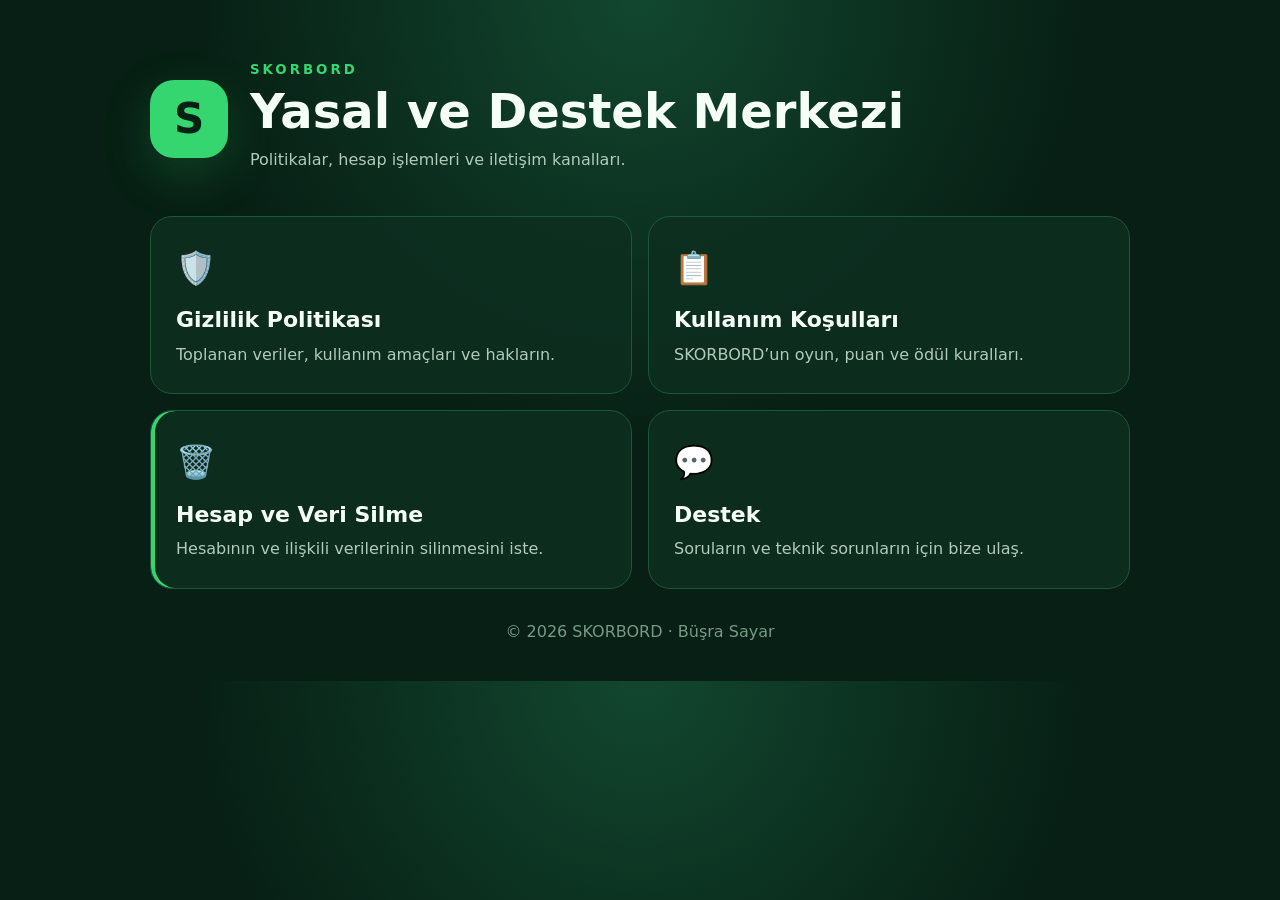
<file: index.html>
<!doctype html><html lang="tr"><head><meta charset="utf-8"><meta name="viewport" content="width=device-width,initial-scale=1"><title>SKORBORD | Yasal ve Destek</title><link rel="stylesheet" href="styles.css"></head><body><main><header><div class="logo">S</div><div><small>SKORBORD</small><h1>Yasal ve Destek Merkezi</h1><p>Politikalar, hesap işlemleri ve iletişim kanalları.</p></div></header><section class="grid"><a class="card" href="privacy.html"><span>🛡️</span><h2>Gizlilik Politikası</h2><p>Toplanan veriler, kullanım amaçları ve hakların.</p></a><a class="card" href="terms.html"><span>📋</span><h2>Kullanım Koşulları</h2><p>SKORBORD’un oyun, puan ve ödül kuralları.</p></a><a class="card important" href="deletion.html"><span>🗑️</span><h2>Hesap ve Veri Silme</h2><p>Hesabının ve ilişkili verilerinin silinmesini iste.</p></a><a class="card" href="support.html"><span>💬</span><h2>Destek</h2><p>Soruların ve teknik sorunların için bize ulaş.</p></a></section><footer>© 2026 SKORBORD · Büşra Sayar</footer></main></body></html>
</file>
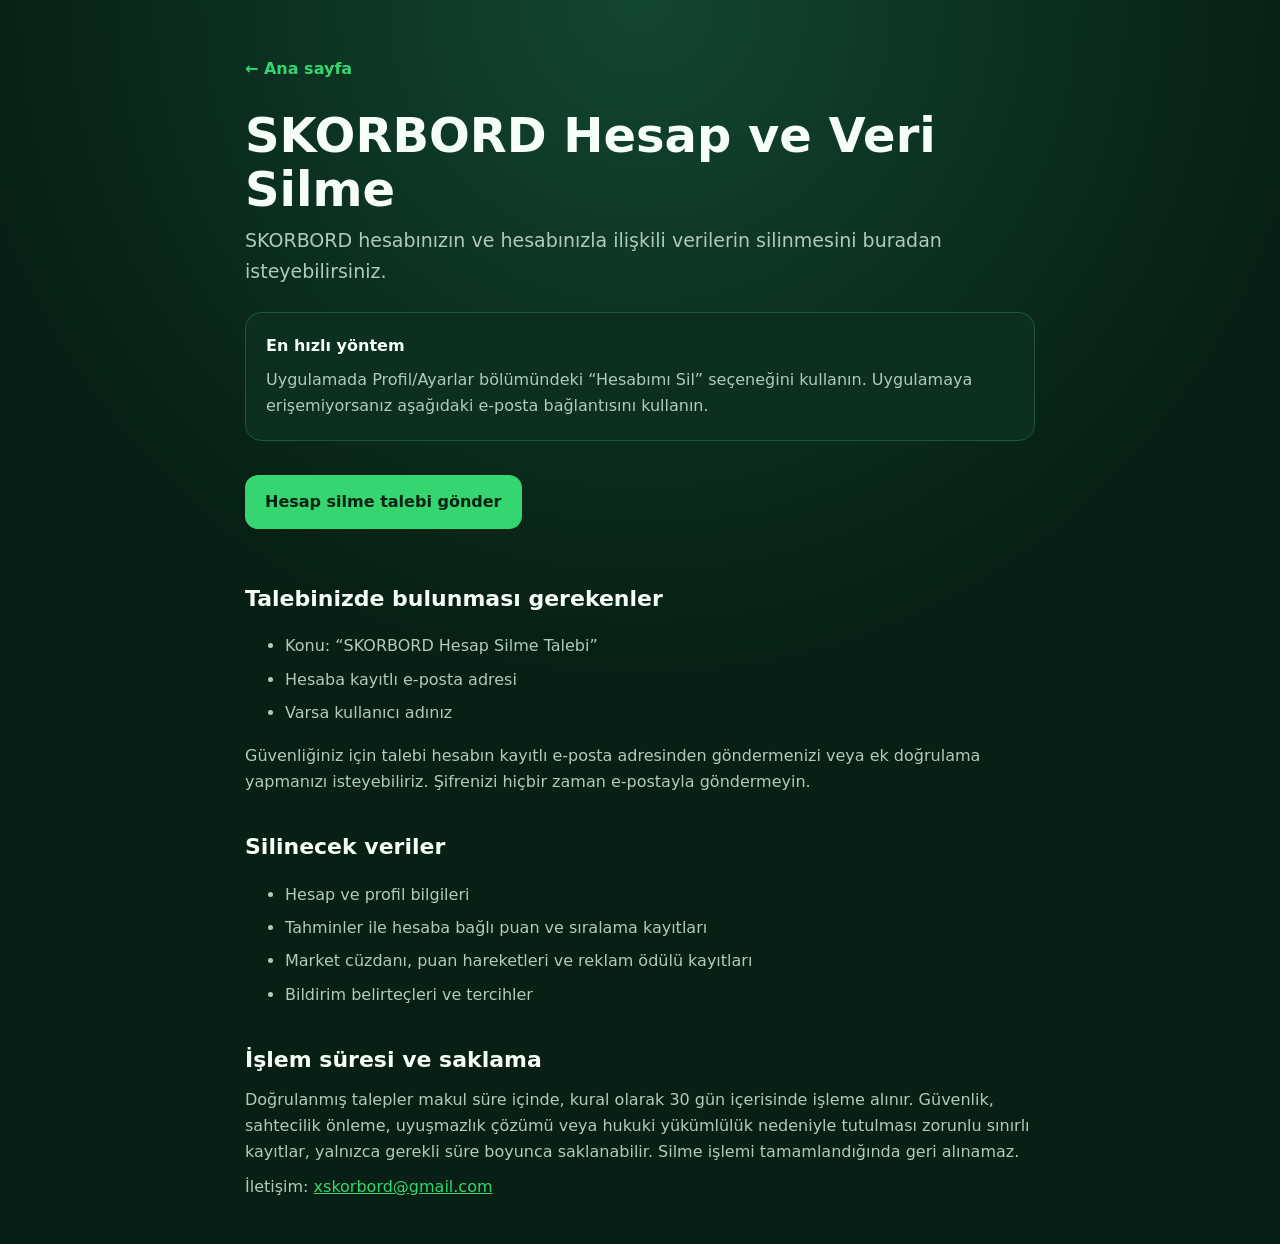
<file: deletion.html>
<!doctype html><html lang="tr"><head><meta charset="utf-8"><meta name="viewport" content="width=device-width,initial-scale=1"><title>Hesap ve Veri Silme | SKORBORD</title><link rel="stylesheet" href="styles.css"></head><body><main class="document"><a class="back" href="index.html">← Ana sayfa</a><h1>SKORBORD Hesap ve Veri Silme</h1><p class="lead">SKORBORD hesabınızın ve hesabınızla ilişkili verilerin silinmesini buradan isteyebilirsiniz.</p><div class="notice"><strong>En hızlı yöntem</strong><p>Uygulamada Profil/Ayarlar bölümündeki “Hesabımı Sil” seçeneğini kullanın. Uygulamaya erişemiyorsanız aşağıdaki e-posta bağlantısını kullanın.</p></div><a class="button" href="mailto:xskorbord@gmail.com?subject=SKORBORD%20Hesap%20Silme%20Talebi&body=SKORBORD%20hesabimin%20silinmesini%20istiyorum.%0A%0AKayitli%20e-posta%20adresim%3A%20%0AKullanici%20adim%3A%20">Hesap silme talebi gönder</a><h2>Talebinizde bulunması gerekenler</h2><ul><li>Konu: “SKORBORD Hesap Silme Talebi”</li><li>Hesaba kayıtlı e-posta adresi</li><li>Varsa kullanıcı adınız</li></ul><p>Güvenliğiniz için talebi hesabın kayıtlı e-posta adresinden göndermenizi veya ek doğrulama yapmanızı isteyebiliriz. Şifrenizi hiçbir zaman e-postayla göndermeyin.</p><h2>Silinecek veriler</h2><ul><li>Hesap ve profil bilgileri</li><li>Tahminler ile hesaba bağlı puan ve sıralama kayıtları</li><li>Market cüzdanı, puan hareketleri ve reklam ödülü kayıtları</li><li>Bildirim belirteçleri ve tercihler</li></ul><h2>İşlem süresi ve saklama</h2><p>Doğrulanmış talepler makul süre içinde, kural olarak 30 gün içerisinde işleme alınır. Güvenlik, sahtecilik önleme, uyuşmazlık çözümü veya hukuki yükümlülük nedeniyle tutulması zorunlu sınırlı kayıtlar, yalnızca gerekli süre boyunca saklanabilir. Silme işlemi tamamlandığında geri alınamaz.</p><p>İletişim: <a href="mailto:xskorbord@gmail.com">xskorbord@gmail.com</a></p></main></body></html>
</file>
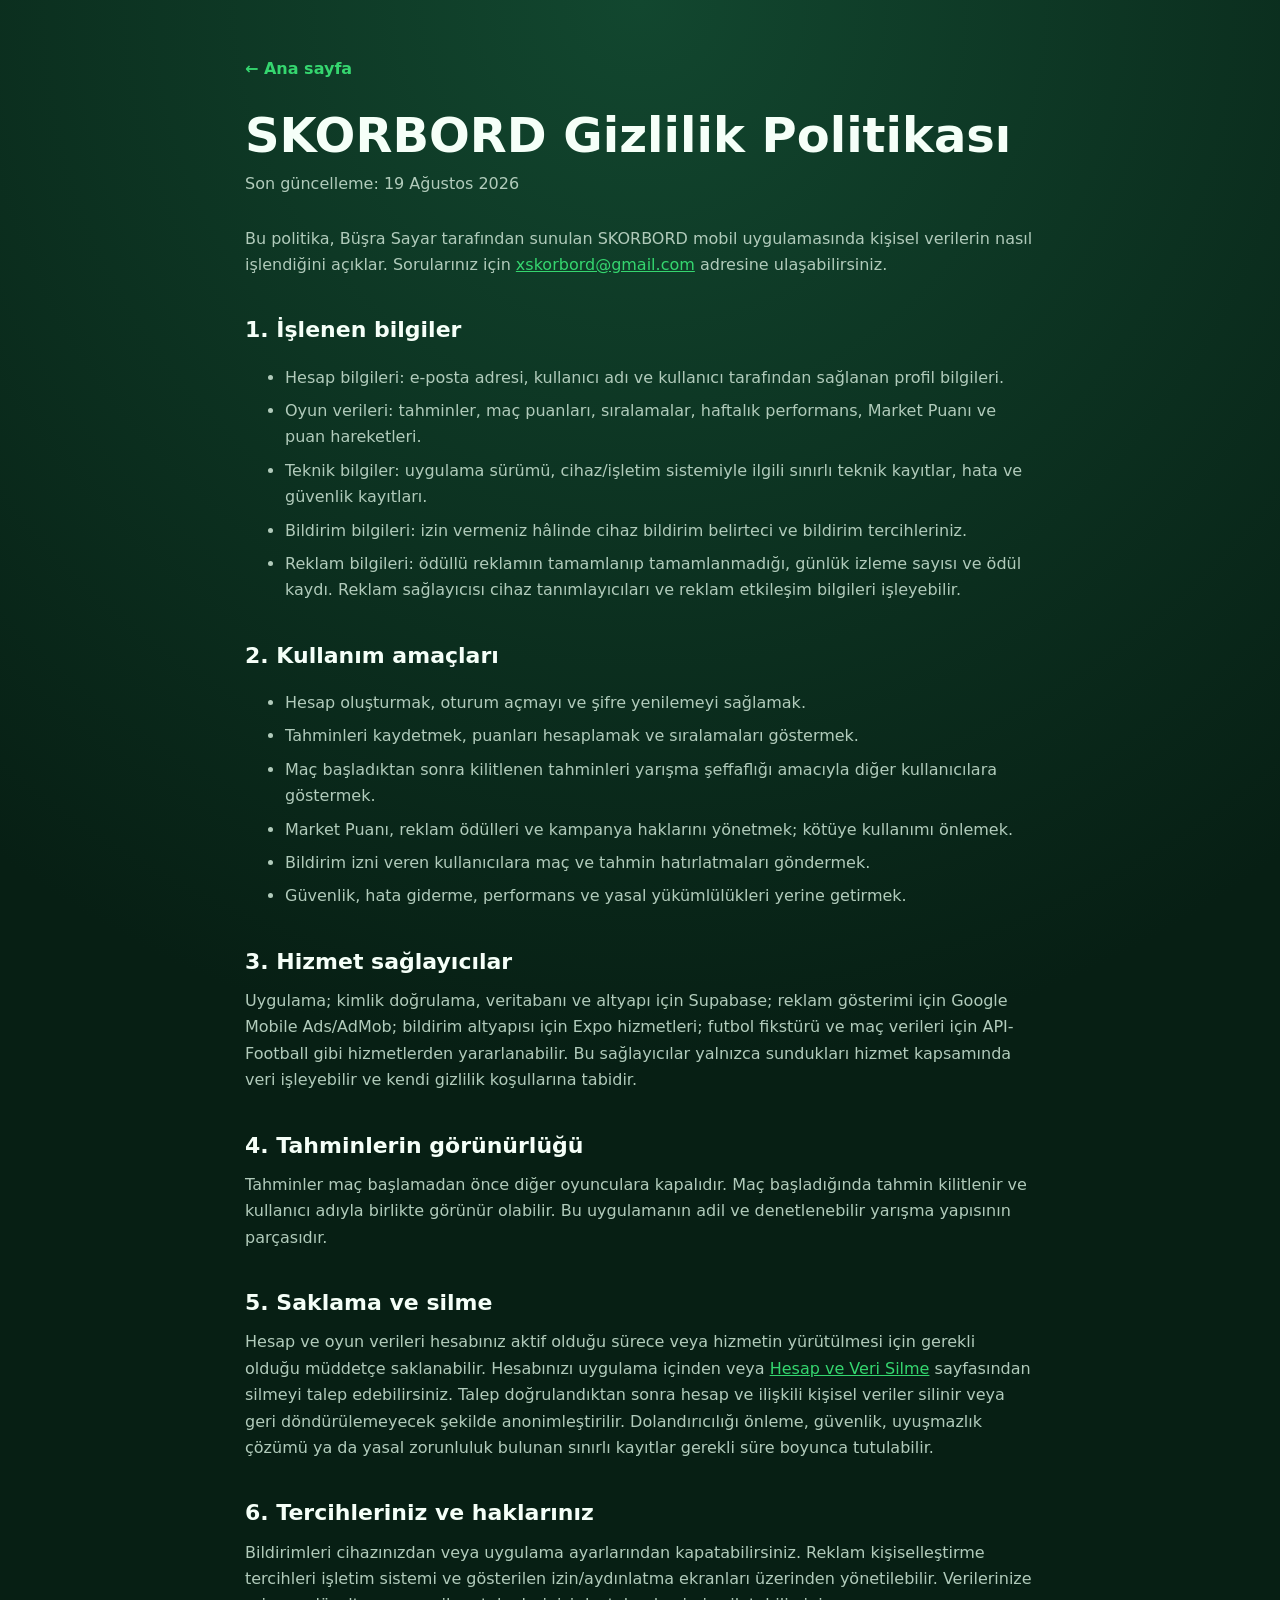
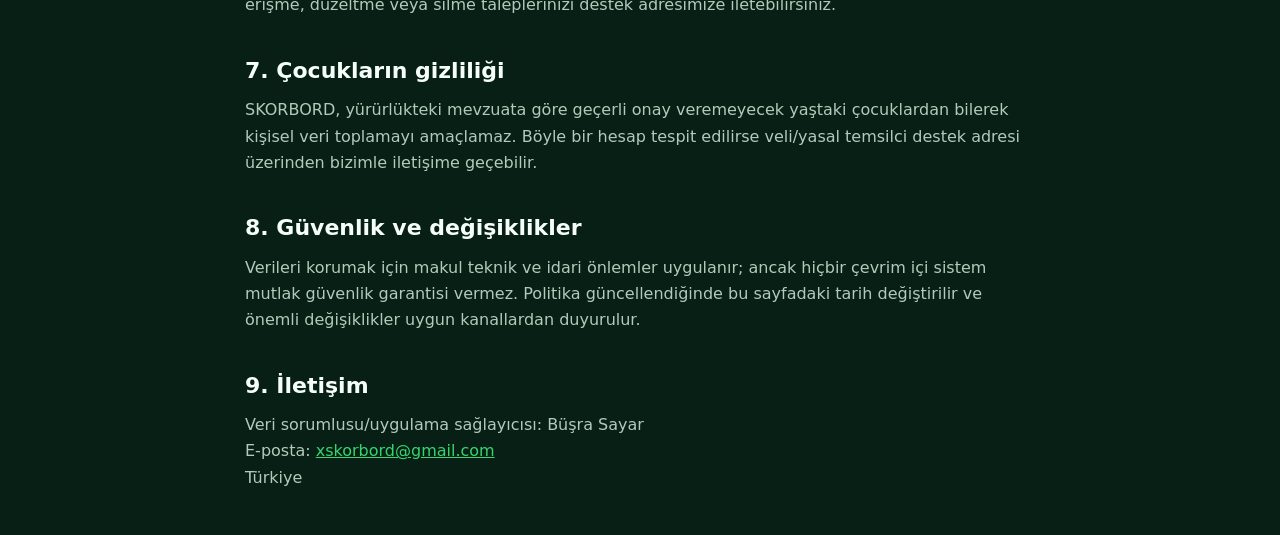
<file: privacy.html>
<!doctype html><html lang="tr"><head><meta charset="utf-8"><meta name="viewport" content="width=device-width,initial-scale=1"><title>Gizlilik Politikası | SKORBORD</title><link rel="stylesheet" href="styles.css"></head><body><main class="document"><a class="back" href="index.html">← Ana sayfa</a><h1>SKORBORD Gizlilik Politikası</h1><p class="date">Son güncelleme: 19 Ağustos 2026</p><p>Bu politika, Büşra Sayar tarafından sunulan SKORBORD mobil uygulamasında kişisel verilerin nasıl işlendiğini açıklar. Sorularınız için <a href="mailto:xskorbord@gmail.com">xskorbord@gmail.com</a> adresine ulaşabilirsiniz.</p><h2>1. İşlenen bilgiler</h2><ul><li>Hesap bilgileri: e-posta adresi, kullanıcı adı ve kullanıcı tarafından sağlanan profil bilgileri.</li><li>Oyun verileri: tahminler, maç puanları, sıralamalar, haftalık performans, Market Puanı ve puan hareketleri.</li><li>Teknik bilgiler: uygulama sürümü, cihaz/işletim sistemiyle ilgili sınırlı teknik kayıtlar, hata ve güvenlik kayıtları.</li><li>Bildirim bilgileri: izin vermeniz hâlinde cihaz bildirim belirteci ve bildirim tercihleriniz.</li><li>Reklam bilgileri: ödüllü reklamın tamamlanıp tamamlanmadığı, günlük izleme sayısı ve ödül kaydı. Reklam sağlayıcısı cihaz tanımlayıcıları ve reklam etkileşim bilgileri işleyebilir.</li></ul><h2>2. Kullanım amaçları</h2><ul><li>Hesap oluşturmak, oturum açmayı ve şifre yenilemeyi sağlamak.</li><li>Tahminleri kaydetmek, puanları hesaplamak ve sıralamaları göstermek.</li><li>Maç başladıktan sonra kilitlenen tahminleri yarışma şeffaflığı amacıyla diğer kullanıcılara göstermek.</li><li>Market Puanı, reklam ödülleri ve kampanya haklarını yönetmek; kötüye kullanımı önlemek.</li><li>Bildirim izni veren kullanıcılara maç ve tahmin hatırlatmaları göndermek.</li><li>Güvenlik, hata giderme, performans ve yasal yükümlülükleri yerine getirmek.</li></ul><h2>3. Hizmet sağlayıcılar</h2><p>Uygulama; kimlik doğrulama, veritabanı ve altyapı için Supabase; reklam gösterimi için Google Mobile Ads/AdMob; bildirim altyapısı için Expo hizmetleri; futbol fikstürü ve maç verileri için API-Football gibi hizmetlerden yararlanabilir. Bu sağlayıcılar yalnızca sundukları hizmet kapsamında veri işleyebilir ve kendi gizlilik koşullarına tabidir.</p><h2>4. Tahminlerin görünürlüğü</h2><p>Tahminler maç başlamadan önce diğer oyunculara kapalıdır. Maç başladığında tahmin kilitlenir ve kullanıcı adıyla birlikte görünür olabilir. Bu uygulamanın adil ve denetlenebilir yarışma yapısının parçasıdır.</p><h2>5. Saklama ve silme</h2><p>Hesap ve oyun verileri hesabınız aktif olduğu sürece veya hizmetin yürütülmesi için gerekli olduğu müddetçe saklanabilir. Hesabınızı uygulama içinden veya <a href="deletion.html">Hesap ve Veri Silme</a> sayfasından silmeyi talep edebilirsiniz. Talep doğrulandıktan sonra hesap ve ilişkili kişisel veriler silinir veya geri döndürülemeyecek şekilde anonimleştirilir. Dolandırıcılığı önleme, güvenlik, uyuşmazlık çözümü ya da yasal zorunluluk bulunan sınırlı kayıtlar gerekli süre boyunca tutulabilir.</p><h2>6. Tercihleriniz ve haklarınız</h2><p>Bildirimleri cihazınızdan veya uygulama ayarlarından kapatabilirsiniz. Reklam kişiselleştirme tercihleri işletim sistemi ve gösterilen izin/aydınlatma ekranları üzerinden yönetilebilir. Verilerinize erişme, düzeltme veya silme taleplerinizi destek adresimize iletebilirsiniz.</p><h2>7. Çocukların gizliliği</h2><p>SKORBORD, yürürlükteki mevzuata göre geçerli onay veremeyecek yaştaki çocuklardan bilerek kişisel veri toplamayı amaçlamaz. Böyle bir hesap tespit edilirse veli/yasal temsilci destek adresi üzerinden bizimle iletişime geçebilir.</p><h2>8. Güvenlik ve değişiklikler</h2><p>Verileri korumak için makul teknik ve idari önlemler uygulanır; ancak hiçbir çevrim içi sistem mutlak güvenlik garantisi vermez. Politika güncellendiğinde bu sayfadaki tarih değiştirilir ve önemli değişiklikler uygun kanallardan duyurulur.</p><h2>9. İletişim</h2><p>Veri sorumlusu/uygulama sağlayıcısı: Büşra Sayar<br>E-posta: <a href="mailto:xskorbord@gmail.com">xskorbord@gmail.com</a><br>Türkiye</p></main></body></html>
</file>
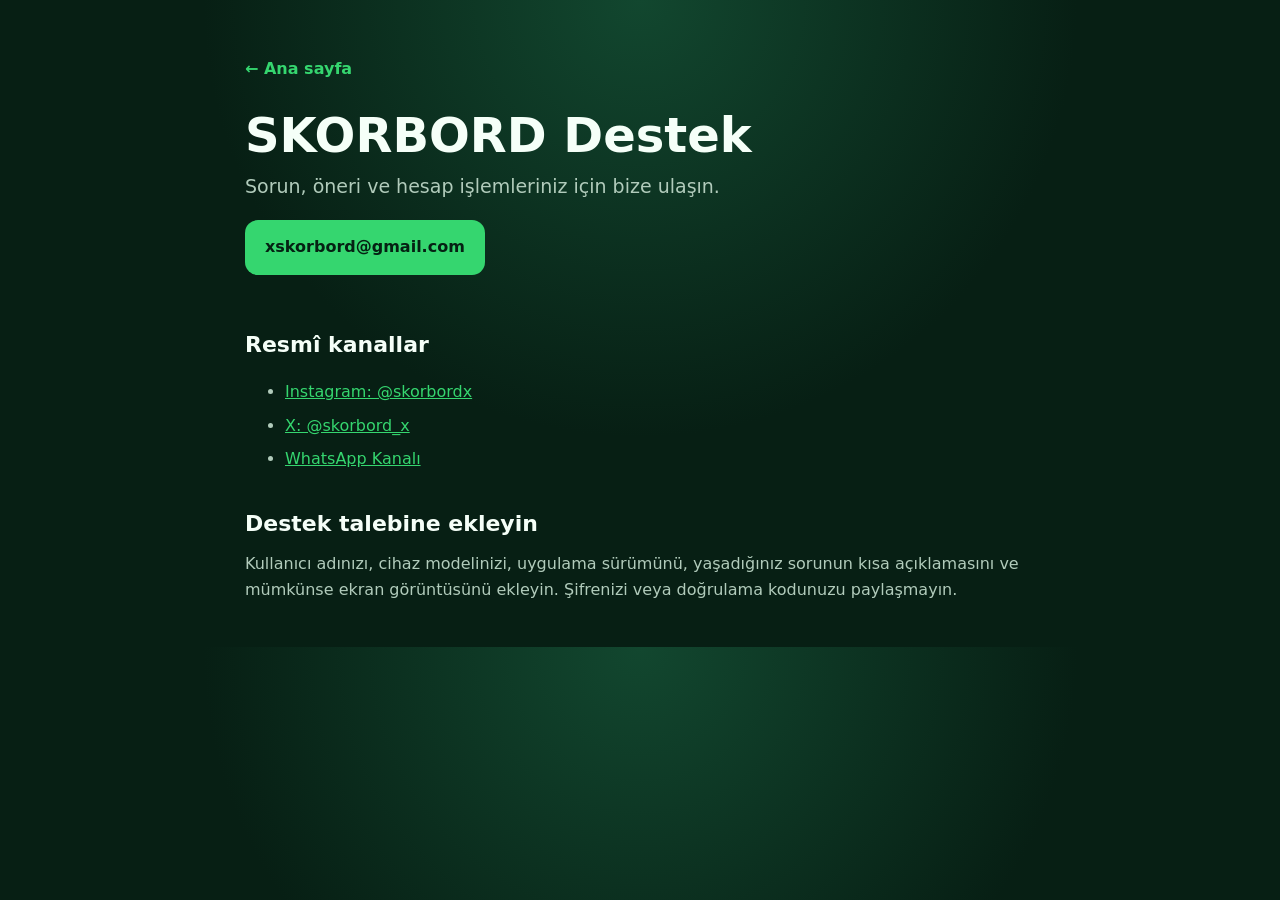
<file: support.html>
<!doctype html><html lang="tr"><head><meta charset="utf-8"><meta name="viewport" content="width=device-width,initial-scale=1"><title>Destek | SKORBORD</title><link rel="stylesheet" href="styles.css"></head><body><main class="document"><a class="back" href="index.html">← Ana sayfa</a><h1>SKORBORD Destek</h1><p class="lead">Sorun, öneri ve hesap işlemleriniz için bize ulaşın.</p><a class="button" href="mailto:xskorbord@gmail.com?subject=SKORBORD%20Destek">xskorbord@gmail.com</a><h2>Resmî kanallar</h2><ul><li><a href="https://www.instagram.com/skorbordx/">Instagram: @skorbordx</a></li><li><a href="https://x.com/skorbord_x">X: @skorbord_x</a></li><li><a href="https://www.whatsapp.com/channel/0029Vb8GHUO89inlTuXp8U2p">WhatsApp Kanalı</a></li></ul><h2>Destek talebine ekleyin</h2><p>Kullanıcı adınızı, cihaz modelinizi, uygulama sürümünü, yaşadığınız sorunun kısa açıklamasını ve mümkünse ekran görüntüsünü ekleyin. Şifrenizi veya doğrulama kodunuzu paylaşmayın.</p></main></body></html>
</file>
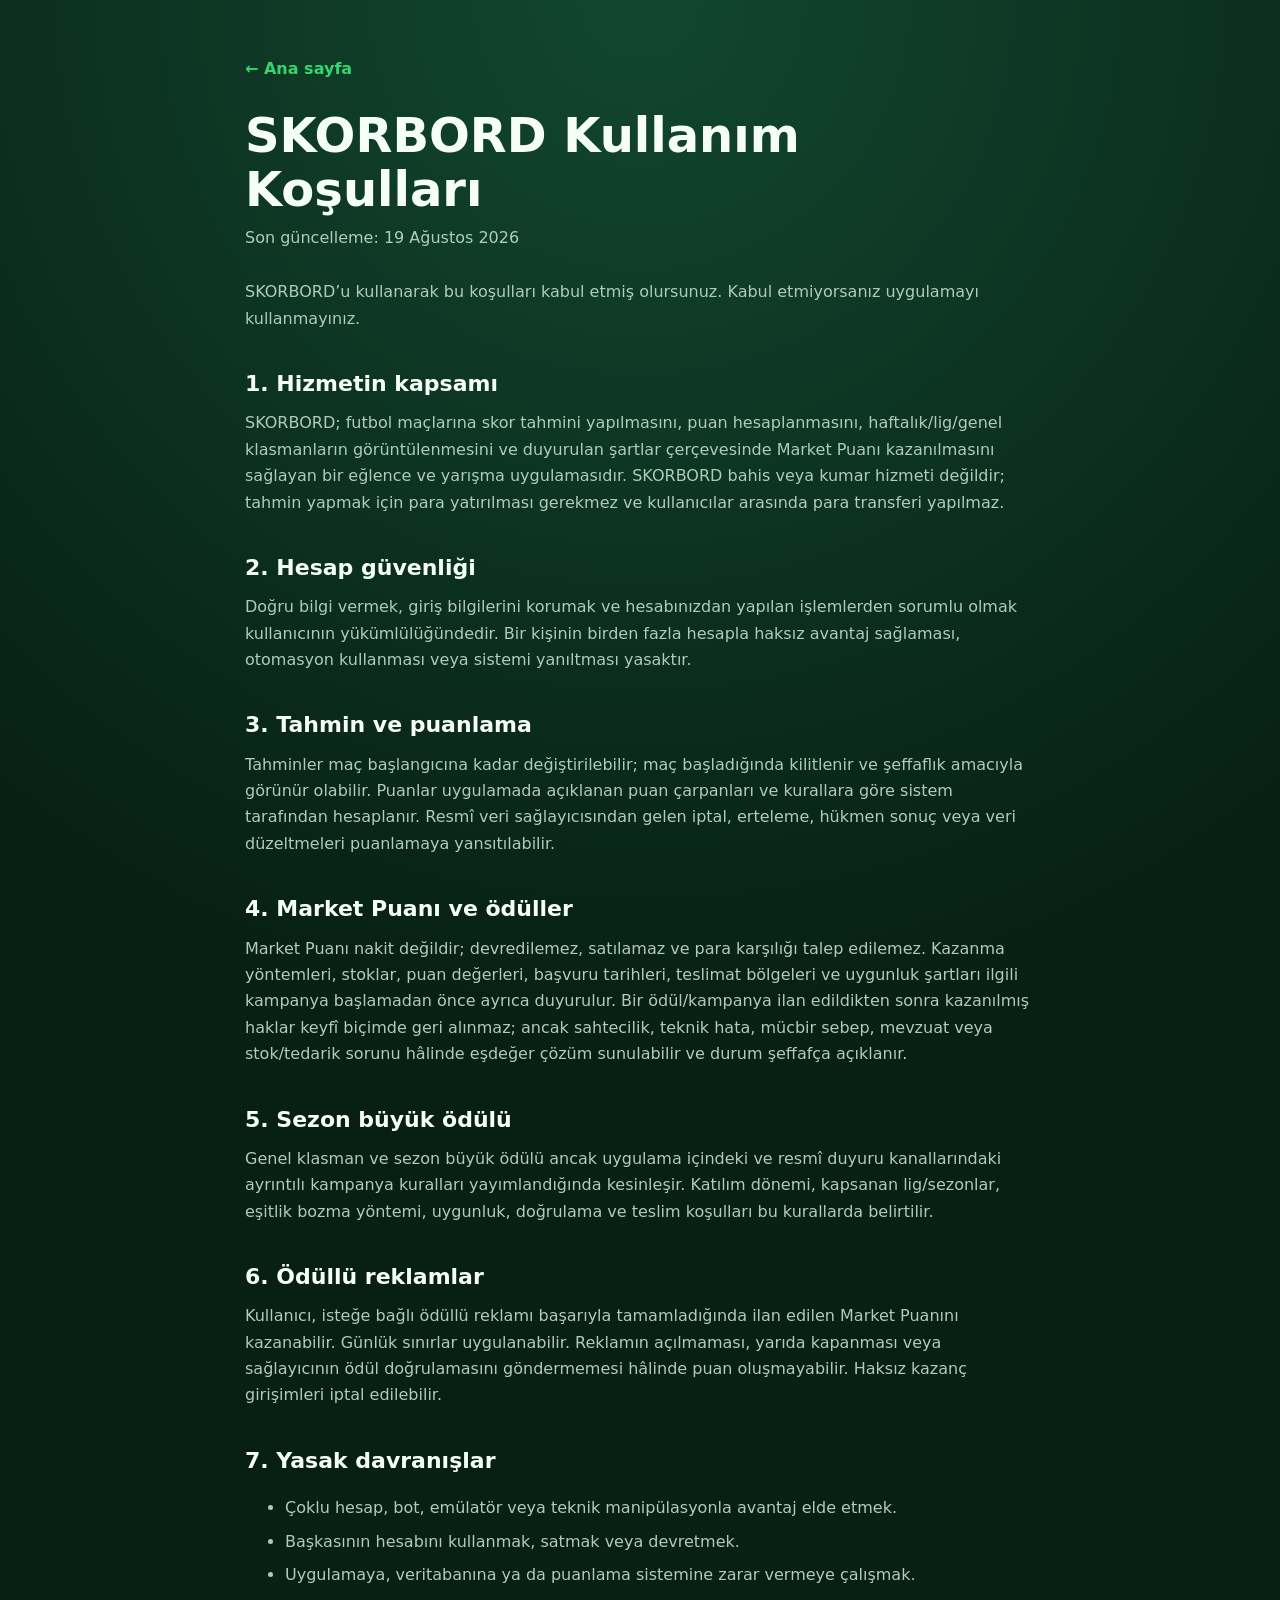
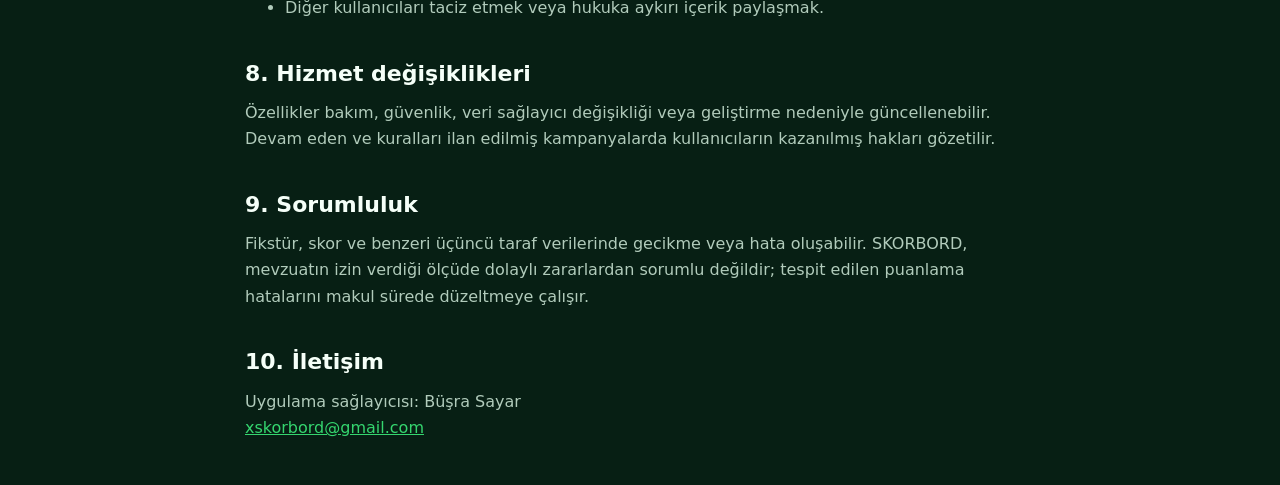
<file: terms.html>
<!doctype html><html lang="tr"><head><meta charset="utf-8"><meta name="viewport" content="width=device-width,initial-scale=1"><title>Kullanım Koşulları | SKORBORD</title><link rel="stylesheet" href="styles.css"></head><body><main class="document"><a class="back" href="index.html">← Ana sayfa</a><h1>SKORBORD Kullanım Koşulları</h1><p class="date">Son güncelleme: 19 Ağustos 2026</p><p>SKORBORD’u kullanarak bu koşulları kabul etmiş olursunuz. Kabul etmiyorsanız uygulamayı kullanmayınız.</p><h2>1. Hizmetin kapsamı</h2><p>SKORBORD; futbol maçlarına skor tahmini yapılmasını, puan hesaplanmasını, haftalık/lig/genel klasmanların görüntülenmesini ve duyurulan şartlar çerçevesinde Market Puanı kazanılmasını sağlayan bir eğlence ve yarışma uygulamasıdır. SKORBORD bahis veya kumar hizmeti değildir; tahmin yapmak için para yatırılması gerekmez ve kullanıcılar arasında para transferi yapılmaz.</p><h2>2. Hesap güvenliği</h2><p>Doğru bilgi vermek, giriş bilgilerini korumak ve hesabınızdan yapılan işlemlerden sorumlu olmak kullanıcının yükümlülüğündedir. Bir kişinin birden fazla hesapla haksız avantaj sağlaması, otomasyon kullanması veya sistemi yanıltması yasaktır.</p><h2>3. Tahmin ve puanlama</h2><p>Tahminler maç başlangıcına kadar değiştirilebilir; maç başladığında kilitlenir ve şeffaflık amacıyla görünür olabilir. Puanlar uygulamada açıklanan puan çarpanları ve kurallara göre sistem tarafından hesaplanır. Resmî veri sağlayıcısından gelen iptal, erteleme, hükmen sonuç veya veri düzeltmeleri puanlamaya yansıtılabilir.</p><h2>4. Market Puanı ve ödüller</h2><p>Market Puanı nakit değildir; devredilemez, satılamaz ve para karşılığı talep edilemez. Kazanma yöntemleri, stoklar, puan değerleri, başvuru tarihleri, teslimat bölgeleri ve uygunluk şartları ilgili kampanya başlamadan önce ayrıca duyurulur. Bir ödül/kampanya ilan edildikten sonra kazanılmış haklar keyfî biçimde geri alınmaz; ancak sahtecilik, teknik hata, mücbir sebep, mevzuat veya stok/tedarik sorunu hâlinde eşdeğer çözüm sunulabilir ve durum şeffafça açıklanır.</p><h2>5. Sezon büyük ödülü</h2><p>Genel klasman ve sezon büyük ödülü ancak uygulama içindeki ve resmî duyuru kanallarındaki ayrıntılı kampanya kuralları yayımlandığında kesinleşir. Katılım dönemi, kapsanan lig/sezonlar, eşitlik bozma yöntemi, uygunluk, doğrulama ve teslim koşulları bu kurallarda belirtilir.</p><h2>6. Ödüllü reklamlar</h2><p>Kullanıcı, isteğe bağlı ödüllü reklamı başarıyla tamamladığında ilan edilen Market Puanını kazanabilir. Günlük sınırlar uygulanabilir. Reklamın açılmaması, yarıda kapanması veya sağlayıcının ödül doğrulamasını göndermemesi hâlinde puan oluşmayabilir. Haksız kazanç girişimleri iptal edilebilir.</p><h2>7. Yasak davranışlar</h2><ul><li>Çoklu hesap, bot, emülatör veya teknik manipülasyonla avantaj elde etmek.</li><li>Başkasının hesabını kullanmak, satmak veya devretmek.</li><li>Uygulamaya, veritabanına ya da puanlama sistemine zarar vermeye çalışmak.</li><li>Diğer kullanıcıları taciz etmek veya hukuka aykırı içerik paylaşmak.</li></ul><h2>8. Hizmet değişiklikleri</h2><p>Özellikler bakım, güvenlik, veri sağlayıcı değişikliği veya geliştirme nedeniyle güncellenebilir. Devam eden ve kuralları ilan edilmiş kampanyalarda kullanıcıların kazanılmış hakları gözetilir.</p><h2>9. Sorumluluk</h2><p>Fikstür, skor ve benzeri üçüncü taraf verilerinde gecikme veya hata oluşabilir. SKORBORD, mevzuatın izin verdiği ölçüde dolaylı zararlardan sorumlu değildir; tespit edilen puanlama hatalarını makul sürede düzeltmeye çalışır.</p><h2>10. İletişim</h2><p>Uygulama sağlayıcısı: Büşra Sayar<br><a href="mailto:xskorbord@gmail.com">xskorbord@gmail.com</a></p></main></body></html>
</file>
<file: styles.css>
:root{--bg:#071f14;--card:#0d2f20;--line:#1c573b;--green:#35d66f;--text:#f5fff8;--muted:#b1cbbb}*{box-sizing:border-box}body{margin:0;background:radial-gradient(circle at top,#12472f,var(--bg) 48%);color:var(--text);font:16px/1.65 system-ui,-apple-system,BlinkMacSystemFont,"Segoe UI",sans-serif}main{width:min(980px,calc(100% - 32px));margin:0 auto;padding:56px 0 36px}header{display:flex;align-items:center;gap:22px;margin-bottom:34px}.logo{display:grid;place-items:center;width:78px;height:78px;border-radius:24px;background:var(--green);color:#052113;font-size:42px;font-weight:900;box-shadow:0 16px 50px #35d66f33}small{color:var(--green);font-weight:900;letter-spacing:3px}h1{margin:3px 0 2px;font-size:clamp(30px,5vw,48px);line-height:1.12}h2{margin:34px 0 8px;font-size:22px}p{margin:8px 0;color:var(--muted)}a{color:var(--green)}.grid{display:grid;grid-template-columns:repeat(2,1fr);gap:16px}.card{display:block;padding:25px;border:1px solid var(--line);border-radius:22px;background:#0d2f20dd;color:var(--text);text-decoration:none;transition:.2s}.card:hover{transform:translateY(-3px);border-color:var(--green)}.card span{font-size:32px}.card h2{margin:8px 0 3px}.card p{margin:0}.important{box-shadow:inset 4px 0 var(--green)}footer{margin-top:30px;color:#789986;text-align:center}.document{max-width:790px}.back{display:inline-block;margin-bottom:24px;text-decoration:none;font-weight:750}.date{margin-bottom:28px}.lead{font-size:19px}.document li{margin:7px 0;color:var(--muted)}.notice{margin:24px 0;padding:20px;border:1px solid var(--line);border-radius:16px;background:var(--card)}.notice p{margin-bottom:0}.button{display:inline-block;margin:10px 0 18px;padding:14px 20px;border-radius:13px;background:var(--green);color:#052113;text-decoration:none;font-weight:900}@media(max-width:650px){main{padding-top:32px}.grid{grid-template-columns:1fr}header{align-items:flex-start}.logo{width:62px;height:62px;border-radius:19px;font-size:34px}}
</file>
